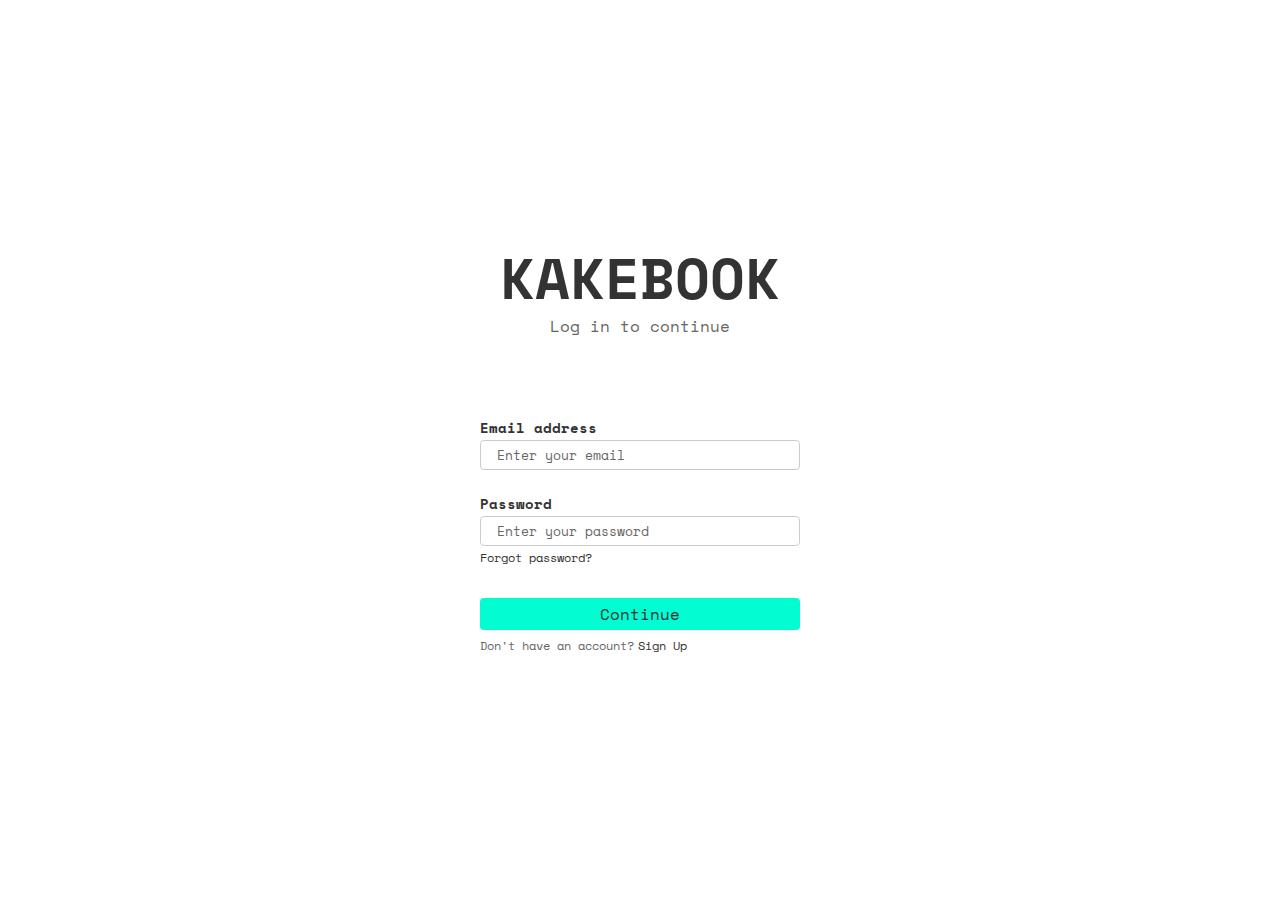
<file: index.html>
<!DOCTYPE html>
<html lang="en">
  <head>
    <meta charset="UTF-8" />
    <meta name="viewport" content="width=device-width, initial-scale=1.0" />
    <link rel="preconnect" href="https://fonts.googleapis.com" />
    <link rel="preconnect" href="https://fonts.gstatic.com" crossorigin />
    <link
      href="https://fonts.googleapis.com/css2?family=Space+Mono:wght@400;700&display=swap"
      rel="stylesheet"
    />
    <link rel="stylesheet" href="./tokens.css" />
    <link rel="stylesheet" href="./styles.css" />
    <title>Kakebook</title>
  </head>
  <body>
    <header>
      <h1 class="displayLarge">Kakebook</h1>
      <p>Log in to continue</p>
    </header>
    <form>
      <div class="input">
        <label class="labelLarge">Email address</label>
        <input placeholder="Enter your email" />
      </div>
      <div class="input-password">
        <div class="input">
          <label class="labelLarge">Password</label>
          <input placeholder="Enter your password" type="password" />
        </div>
        <a class="bodySmall" href="/">Forgot password?</a>
      </div>
      <button type="submit" class="bodyLarge">Continue</button>
    </form>
    <div class="sign-up">
      <p class="bodySmall">Don't have an account?<a href="/">Sign Up</a></p>
    </div>
  </body>
</html>
</file>
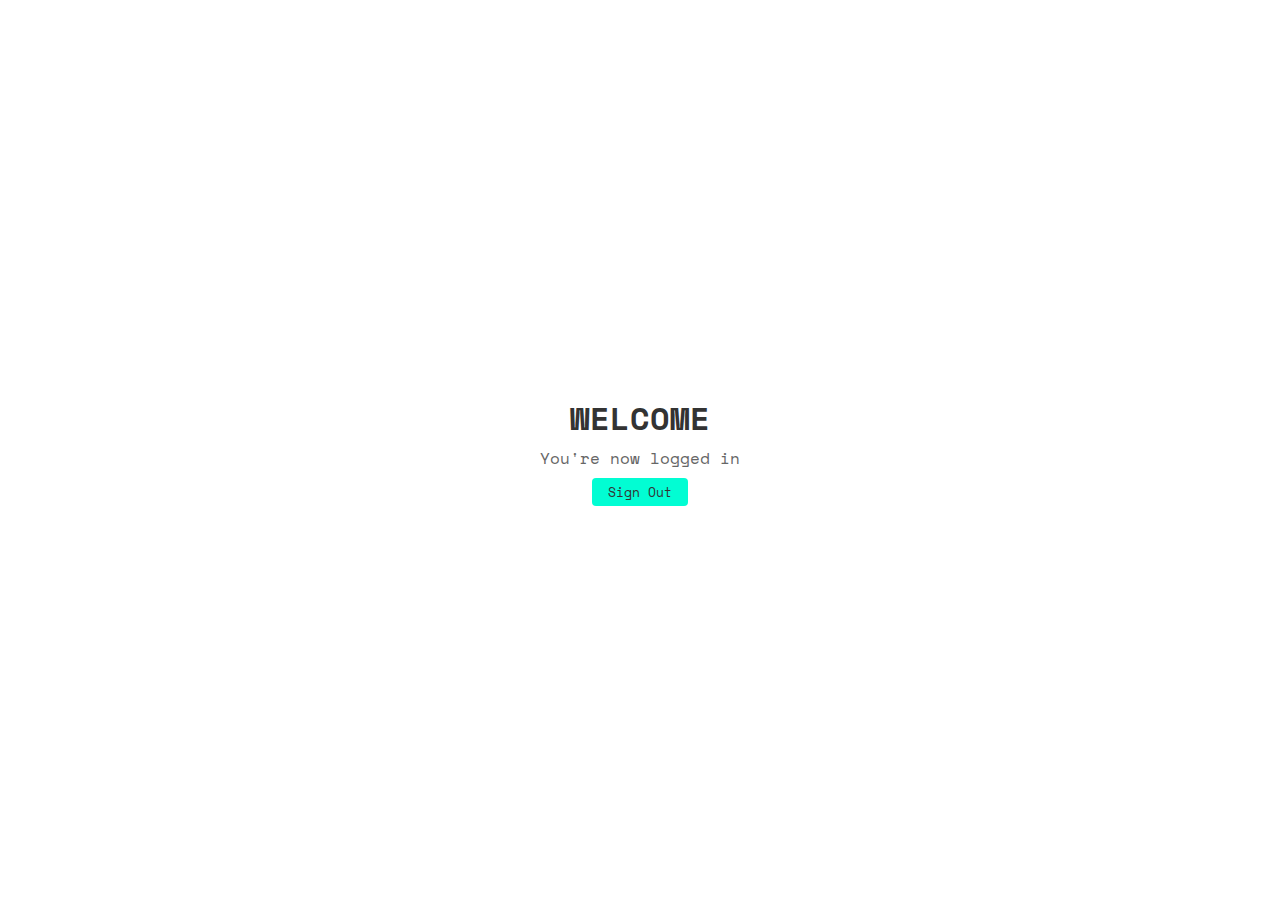
<file: callback.html>
<!DOCTYPE html>
<html lang="en">
  <head>
    <meta charset="UTF-8" />
    <meta name="viewport" content="width=device-width, initial-scale=1.0" />
    <link rel="preconnect" href="https://fonts.googleapis.com" />
    <link rel="preconnect" href="https://fonts.gstatic.com" crossorigin />
    <link
      href="https://fonts.googleapis.com/css2?family=Space+Mono:wght@400;700&display=swap"
      rel="stylesheet"
    />
    <link rel="stylesheet" href="./tokens.css" />
    <link rel="stylesheet" href="./styles.css" />
    <title>Kakebook</title>
  </head>
  <body>
    <header>
      <h1>Welcome</h1>
      <p>You're now logged in</p>
    </header>
    <button type="submit"">Sign Out</button>
  </body>
</html>
</file>
<file: tokens.css>
:root {
  --color-palette-neutral-n900: #333333;
  --color-palette-neutral-n800: #4d4d4d;
  --color-palette-neutral-n700: #666666;
  --color-palette-neutral-n600: #808080;
  --color-palette-neutral-n500: #999999;
  --color-palette-neutral-n400: #b3b3b3;
  --color-palette-neutral-n300: #cccccc;
  --color-palette-neutral-n200: #e6e6e6;
  --color-palette-neutral-n100: #ffffff;
  --color-palette-teal-t500: #02fdd3;
  --color-palette-teal-t400: #35fddf;
  --color-palette-teal-t300: #97feed;
  --color-palette-teal-t200: #b8fef3;
  --color-palette-teal-t100: #d7fff8;

  --color-text-dark-regular: var(--color-palette-neutral-n900);
  --color-text-dark-hover: var(--color-palette-neutral-n800);
  --color-text-dark-disabled: var(--color-palette-neutral-n400);
  --color-text-gray-regular: var(--color-palette-neutral-n700);
  --color-text-gray-hover: var(--color-palette-neutral-n600);
  --color-text-gray-disabled: var(--color-palette-neutral-n400);
  --color-text-light-regular: var(--color-palette-neutral-n300);
  --color-text-light-hover: var(--color-palette-neutral-n200);
  --color-text-light-disabled: var(--color-palette-neutral-n400);
  --color-text-primary-regular: var(--color-palette-teal-t500);
  --color-text-primary-hover: var(--color-palette-teal-t400);
  --color-text-primary-disabled: var(--color-palette-neutral-n400);

  --color-stroke-dark-regular: var(--color-palette-neutral-n900);
  --color-stroke-dark-hover: var(--color-palette-neutral-n800);
  --color-stroke-dark-disabled: var(--color-palette-neutral-n400);
  --color-stroke-gray-regular: var(--color-palette-neutral-n700);
  --color-stroke-gray-hover: var(--color-palette-neutral-n600);
  --color-stroke-gray-disabled: var(--color-palette-neutral-n400);
  --color-stroke-light-regular: var(--color-palette-neutral-n300);
  --color-stroke-light-hover: var(--color-palette-neutral-n200);
  --color-stroke-light-disabled: var(--color-palette-neutral-n400);
  --color-stroke-primary-regular: var(--color-palette-teal-t500);
  --color-stroke-primary-hover: var(--color-palette-teal-t400);
  --color-stroke-primary-focus: var(--color-palette-teal-t400);
  --color-stroke-primary-disabled: var(--color-palette-neutral-n400);

  --color-surface-dark-regular: var(--color-palette-neutral-n900);
  --color-surface-dark-hover: var(--color-palette-neutral-n800);
  --color-surface-dark-clear: var(--color-palette-neutral-n600);
  --color-surface-dark-disabled: var(--color-palette-neutral-n400);
  --color-surface-gray-regular: var(--color-palette-neutral-n700);
  --color-surface-gray-hover: var(--color-palette-neutral-n600);
  --color-surface-gray-clear: var(--color-palette-neutral-n300);
  --color-surface-gray-disabled: var(--color-palette-neutral-n400);
  --color-surface-light-regular: var(--color-palette-neutral-n300);
  --color-surface-light-hover: var(--color-palette-neutral-n200);
  --color-surface-light-clear: var(--color-palette-neutral-n100);
  --color-surface-light-disabled: var(--color-palette-neutral-n400);
  --color-surface-primary-regular: var(--color-palette-teal-t500);
  --color-surface-primary-hover: var(--color-palette-teal-t400);
  --color-surface-primary-clear: var(--color-palette-teal-t100);
  --color-surface-primary-disabled: var(--color-palette-neutral-n400);
}

/* Typography */
.displayLarge {
  font-size: 57px;
  line-height: 64px;
}

.displayMedium {
  font-size: 45px;
  line-height: 52px;
}

.displaySmall {
  font-size: 36px;
  line-height: 44px;
}
.headlineLarge {
  font-size: 32px;
  line-height: 40px;
}
.headlineMedium {
  font-size: 28px;
  line-height: 36px;
}
.headlineSmall {
  font-size: 24px;
  line-height: 32px;
}
.titleLarge {
  font-size: 22px;
  line-height: 28px;
}
.titleMedium {
  font-size: 16px;
  line-height: 24px;
}
.titleSmall {
  font-size: 14px;
  line-height: 20px;
}
.bodyLarge {
  font-size: 16px;
  line-height: 24px;
}
.bodyMedium {
  font-size: 14px;
  line-height: 20px;
}
.bodySmall {
  font-size: 12px;
  line-height: 16px;
}
.labelLarge {
  font-size: 14px;
  line-height: 20px;
  font-weight: bold;
}
.labelMedium {
  font-size: 12px;
  line-height: 16px;
  font-weight: bold;
}
.labelSmall {
  font-size: 11px;
  line-height: 16px;
  font-weight: bold;
}
</file>
<file: styles.css>
* {
  font-family: "Space Mono", sans-serif;
  color: var(--color-text-dark-regular);
  margin: 0;
  padding: 0;
  box-sizing: border-box;
}

body {
  display: flex;
  height: 100vh;
  flex-direction: column;
  align-items: center;
  justify-content: center;
}

header {
  display: flex;
  flex-direction: column;
  gap: 4px;
}

header h1 {
  text-transform: uppercase;
  text-align: center;
}

header p {
  color: var(--color-text-gray-regular);
  text-align: center;
}

form {
  margin: 80px 0 8px;
  display: flex;
  flex-direction: column;
  gap: 24px;
}

input {
  width: 320px;
  border-radius: 4px;
  border-color: var(--color-stroke-light-regular);
  border-style: solid;
  border-width: 1px;
  padding: 4px 16px;
}

input::placeholder {
  color: var(--color-text-gray-regular);
}

.input {
  display: flex;
  flex-direction: column;
  gap: 2px;
}

.input-password {
  display: flex;
  flex-direction: column;
  gap: 4px;
}

.input-password a {
  text-decoration: none;
}

button[type="submit"] {
  margin-top: 8px;
  background-color: var(--color-surface-primary-regular);
  border: none;
  border-radius: 4px;
  padding: 4px 16px;
  cursor: pointer;
}

button[type="submit"]:hover {
  background-color: var(--color-surface-primary-hover);
}

.sign-up {
  width: 320px;
}

.sign-up p {
  color: var(--color-text-gray-regular);
}

.sign-up a {
  margin-left: 4px;
  text-decoration: none;
}
</file>
